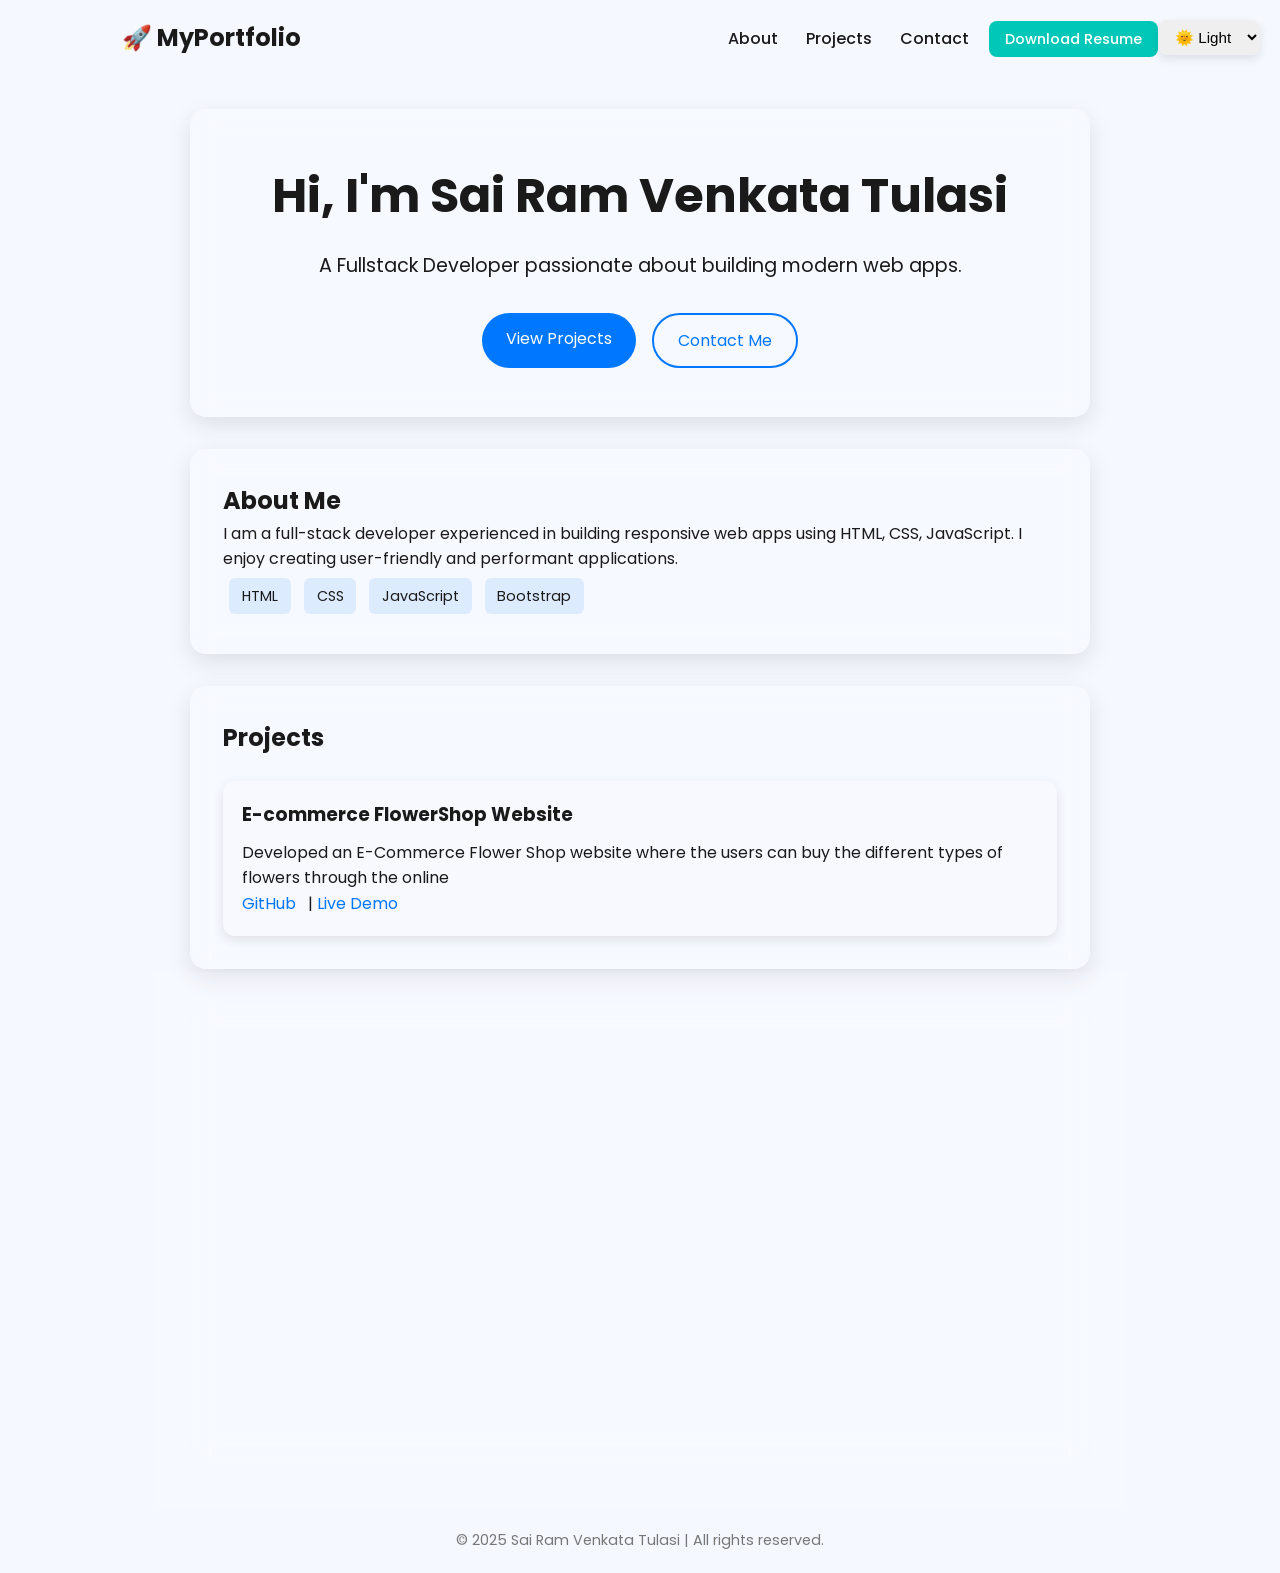
<file: portfolio.html>
<!DOCTYPE html>
<html lang="en">
<head>
  <meta charset="UTF-8" />
  <meta name="viewport" content="width=device-width, initial-scale=1.0" />
  <title>My Portfolio | Fullstack Developer</title>
  <link rel="stylesheet" href="./portfolio.css" />
  <link href="https://fonts.googleapis.com/css2?family=Poppins:wght@300;500;700&display=swap" rel="stylesheet">
</head>
<body class="light">

  <!-- Theme Switch -->
  <select id="themeSelect" class="theme-select">
    <option value="light">🌞 Light</option>
    <option value="dark">🌙 Dark</option>
  </select>

  <!-- Header -->
  <header>
    <div class="logo">🚀 MyPortfolio</div>
    <nav>
      <a href="#about">About</a>
      <a href="#projects">Projects</a>
      <a href="#contact">Contact</a>
      <a href="C:\Users\Tulasi\Downloads\Resume1.pdf" download class="resume-btn">Download Resume</a>
    </nav>
  </header>

  <!-- Hero -->
  <section class="hero glass">
    <h1>Hi, I'm Sai Ram Venkata Tulasi</h1>
    <p>A Fullstack Developer passionate about building modern web apps.</p>
    <div class="hero-buttons">
      <a href="#projects" class="btn">View Projects</a>
      <a href="#contact" class="btn secondary">Contact Me</a>
    </div>
  </section>

  <!-- About -->
  <section id="about" class="glass">
    <h2>About Me</h2>
    <p>I am a full-stack developer experienced in building responsive web apps using HTML, CSS, JavaScript. I enjoy creating user-friendly and performant applications.</p>
    <div class="tech-stack">
      <span>HTML</span><span>CSS</span><span>JavaScript</span><span>Bootstrap</span>
    </div>
  </section>

  <!-- Projects -->
  <section id="projects" class="glass">
    <h2>Projects</h2>
    <div class="project-grid">
      <!-- <div class="project-card">
        <h3>Portfolio Website</h3>
        <p>Personal responsive portfolio built with HTML, CSS, JS with glass design and dark/light modes.</p>
        <a href="#">GitHub</a> | <a href="#">Live Demo</a>
      </div> -->
      <div class="project-card">
        <h3>E-commerce FlowerShop Website</h3>
        <p>Developed an E-Commerce Flower Shop website where the users can buy the different types of  flowers through the online</p>
        <a href="#">GitHub</a> | <a href="#">Live Demo</a>
      </div>
    </div>
  </section>

  <!-- Contact -->
  <section id="contact" class="glass">
    <h2>Contact Me</h2>
    <form>
      <input type="text" placeholder="Your Name" required />
      <input type="email" placeholder="Your Email" required />
      <textarea rows="5" placeholder="Your Message" required></textarea>
      <button class="btn">Send Message</button>
    </form>
    <div class="socials">
      <a href="https://www.linkedin.com/in/sai-ram-venkata-tulasi-p-73bb6b290/" target="_blank">LinkedIn</a>
      <a href="https://github.com/sairamvenkatatulasi" target="_blank">GitHub</a>
      <a href="mailto:pentagatlatulasi26@gmail.com">Email</a>
    </div>
  </section>

  <!-- Footer -->
  <footer>
    &copy; 2025 Sai Ram Venkata Tulasi | All rights reserved.
  </footer>

  <script>
    const select = document.getElementById('themeSelect');
    const body = document.body;

    select.addEventListener('change', () => {
      body.className = select.value;
    });
  </script>
</body>
</html>
</file>
<file: portfolio.css>
/* === Base Reset === */
* {
  margin: 0;
  padding: 0;
  box-sizing: border-box;
  scroll-behavior: smooth;
}

body {
  font-family: 'Poppins', sans-serif;
  line-height: 1.6;
  transition: background 0.5s, color 0.5s;
}

/* === Theme Colors === */
body.light {
  background: #f5f8ff;
  color: #1a1a1a;
}

body.dark {
  background: #121212;
  color: #ffffff;
}

/* === Glassmorphism Cards === */
.glass {
  background: rgba(255, 255, 255, 0.15);
  backdrop-filter: blur(12px);
  border-radius: 16px;
  padding: 2rem;
  margin: 2rem auto;
  max-width: 900px;
  border: 1px solid rgba(255, 255, 255, 0.2);
  box-shadow: 0 8px 24px rgba(0, 0, 0, 0.1);
}

/* === Header === */
header {
  display: flex;
  justify-content: space-between;
  align-items: center;
  padding: 1.2rem 2rem;
  max-width: 1100px;
  margin: auto;
}

.logo {
  font-size: 1.5rem;
  font-weight: bold;
}

nav a {
  margin-left: 1.5rem;
  text-decoration: none;
  color: inherit;
  font-weight: 500;
  transition: color 0.3s;
}

nav a:hover {
  color: #0077ff;
}

/* === Theme Selector === */
.theme-select {
  position: fixed;
  top: 20px;
  right: 20px;
  padding: 8px 12px;
  border-radius: 8px;
  font-size: 0.95rem;
  border: none;
  box-shadow: 0 4px 10px rgba(0, 0, 0, 0.1);
  z-index: 1000;
}

/* === Hero Section === */
.hero {
  text-align: center;
  padding: 3rem 1rem;
}

.hero h1 {
  font-size: 3rem;
  margin-bottom: 1rem;
}

.hero p {
  font-size: 1.2rem;
  margin-bottom: 2rem;
}

.hero-buttons {
  display: flex;
  justify-content: center;
  gap: 1rem;
}

/* === Buttons === */
.btn {
  background: #0077ff;
  color: #fff;
  padding: 0.8rem 1.5rem;
  border: none;
  border-radius: 30px;
  font-size: 1rem;
  cursor: pointer;
  transition: background 0.3s;
  text-decoration: none;
}

.btn:hover {
  background: #005edc;
}

.btn.secondary {
  background: transparent;
  border: 2px solid #0077ff;
  color: #0077ff;
}

.btn.secondary:hover {
  background: #0077ff;
  color: #fff;
}

/* === Resume Button === */
.resume-btn {
  background: #00c7b7;
  color: white;
  padding: 0.5rem 1rem;
  border-radius: 8px;
  font-size: 0.9rem;
  margin-left: 1rem;
  text-decoration: none;
  transition: background 0.3s;
}

.resume-btn:hover {
  background: #00b3a3;
}

/* === Tech Stack Tags === */
.tech-stack span {
  display: inline-block;
  background: rgba(0, 119, 255, 0.1);
  padding: 0.4rem 0.8rem;
  margin: 0.4rem;
  border-radius: 6px;
  font-size: 0.9rem;
}

/* === Project Grid === */
.project-grid {
  display: grid;
  grid-template-columns: repeat(auto-fit, minmax(250px, 1fr));
  gap: 1.5rem;
  margin-top: 1.5rem;
}

.project-card {
  background: rgba(255, 255, 255, 0.08);
  padding: 1.2rem;
  border-radius: 12px;
  box-shadow: 0 4px 12px rgba(0,0,0,0.1);
  transition: transform 0.3s;
}

.project-card:hover {
  transform: translateY(-5px);
}

.project-card h3 {
  margin-bottom: 0.6rem;
}

.project-card a {
  color: #0077ff;
  text-decoration: none;
  margin-right: 0.5rem;
}

/* === Contact Form === */
form {
  display: flex;
  flex-direction: column;
  gap: 1rem;
  margin-top: 1rem;
}

input, textarea {
  padding: 0.8rem;
  border: none;
  border-radius: 8px;
  background: rgba(255,255,255,0.2);
  color: inherit;
  font-size: 1rem;
  resize: vertical;
}

textarea {
  min-height: 100px;
}

/* === Social Links === */
.socials {
  margin-top: 1.5rem;
  display: flex;
  justify-content: center;
  gap: 1.2rem;
}

.socials a {
  text-decoration: none;
  color: #0077ff;
  font-weight: 500;
}

.socials a:hover {
  text-decoration: underline;
}

/* === Footer === */
footer {
  text-align: center;
  padding: 1rem;
  font-size: 0.9rem;
  color: #777;
  margin-top: 3rem;
}

/* === Dark Theme Overwrites === */
body.dark .glass {
  background: rgba(255, 255, 255, 0.05);
  border: 1px solid rgba(255, 255, 255, 0.1);
}

body.dark .btn.secondary {
  border-color: #00c7b7;
  color: #00c7b7;
}

body.dark .btn.secondary:hover {
  background: #00c7b7;
  color: #000;
}

body.dark .project-card {
  background: rgba(255, 255, 255, 0.03);
}

/* === Responsive === */
@media (max-width: 768px) {
  header {
    flex-direction: column;
    gap: 1rem;
  }

  .hero h1 {
    font-size: 2.2rem;
  }

  .theme-select {
    font-size: 0.85rem;
    padding: 6px 10px;
  }
}
</file>
